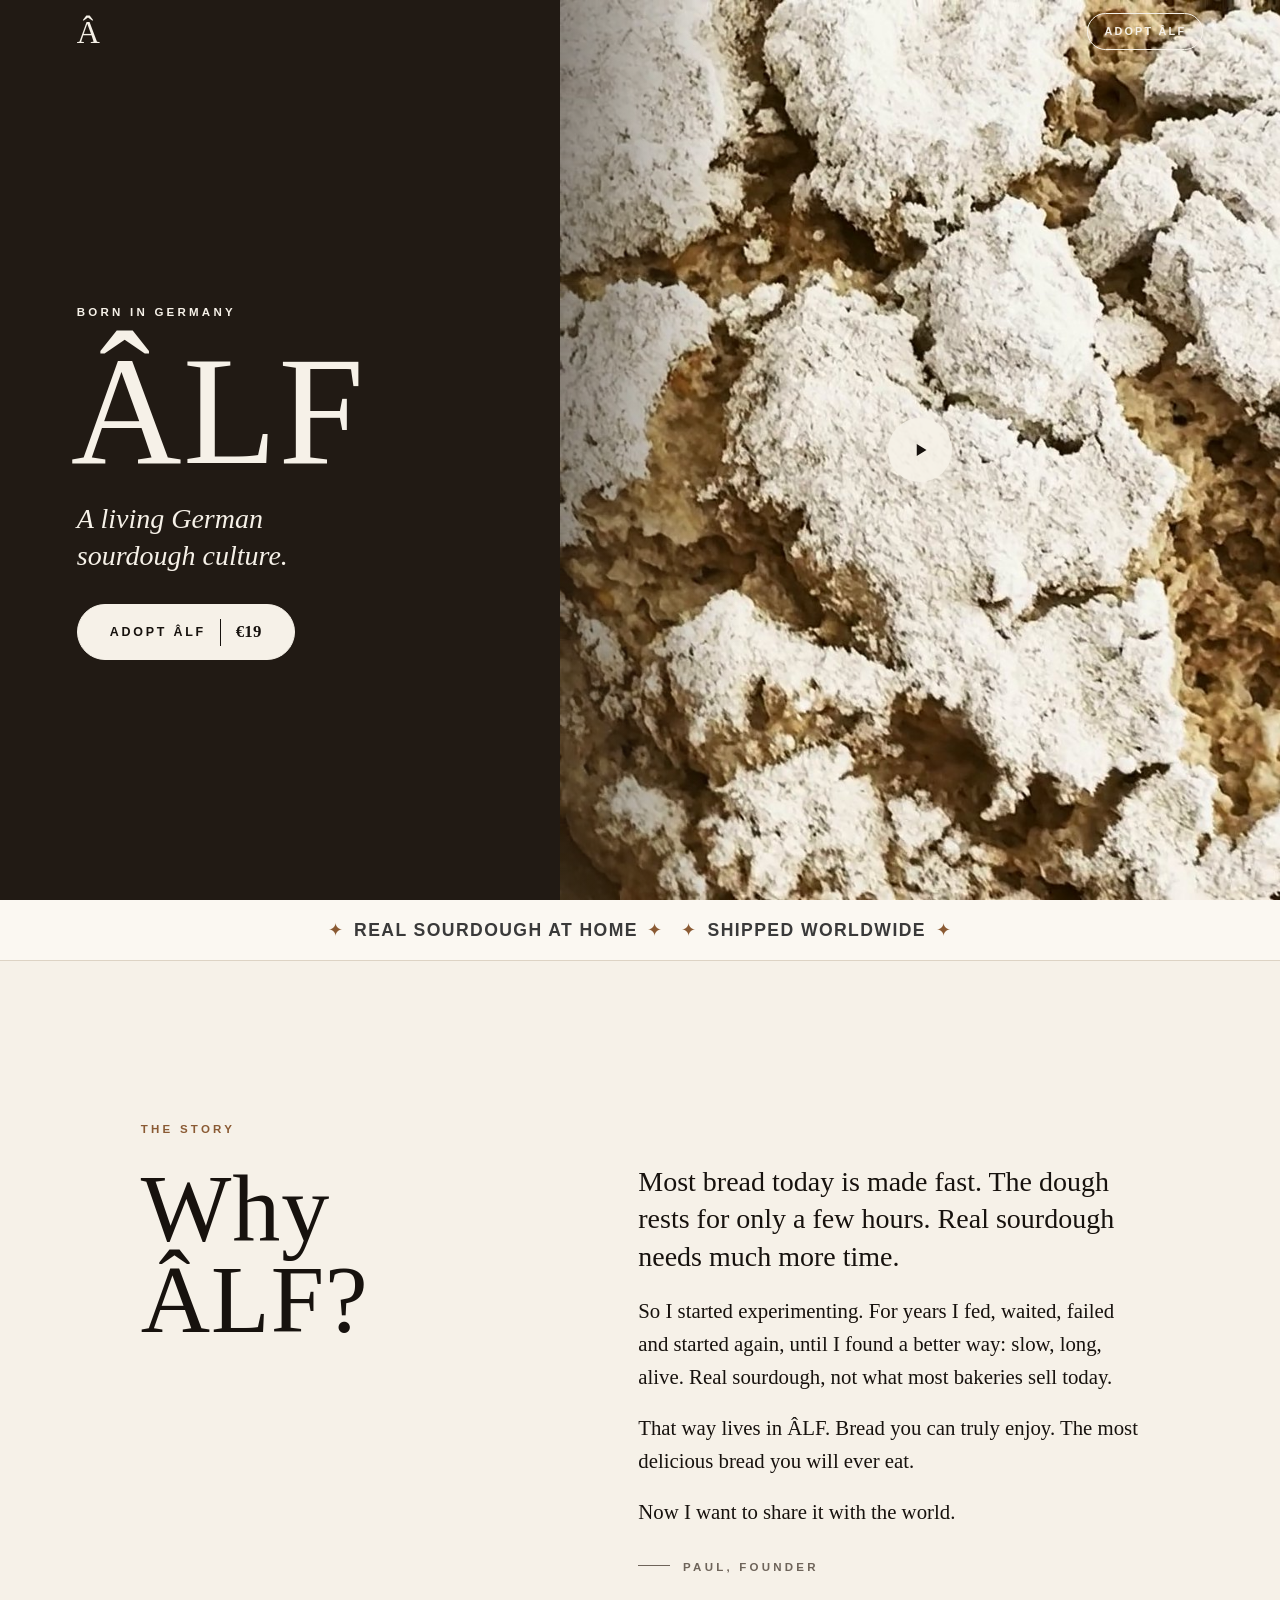
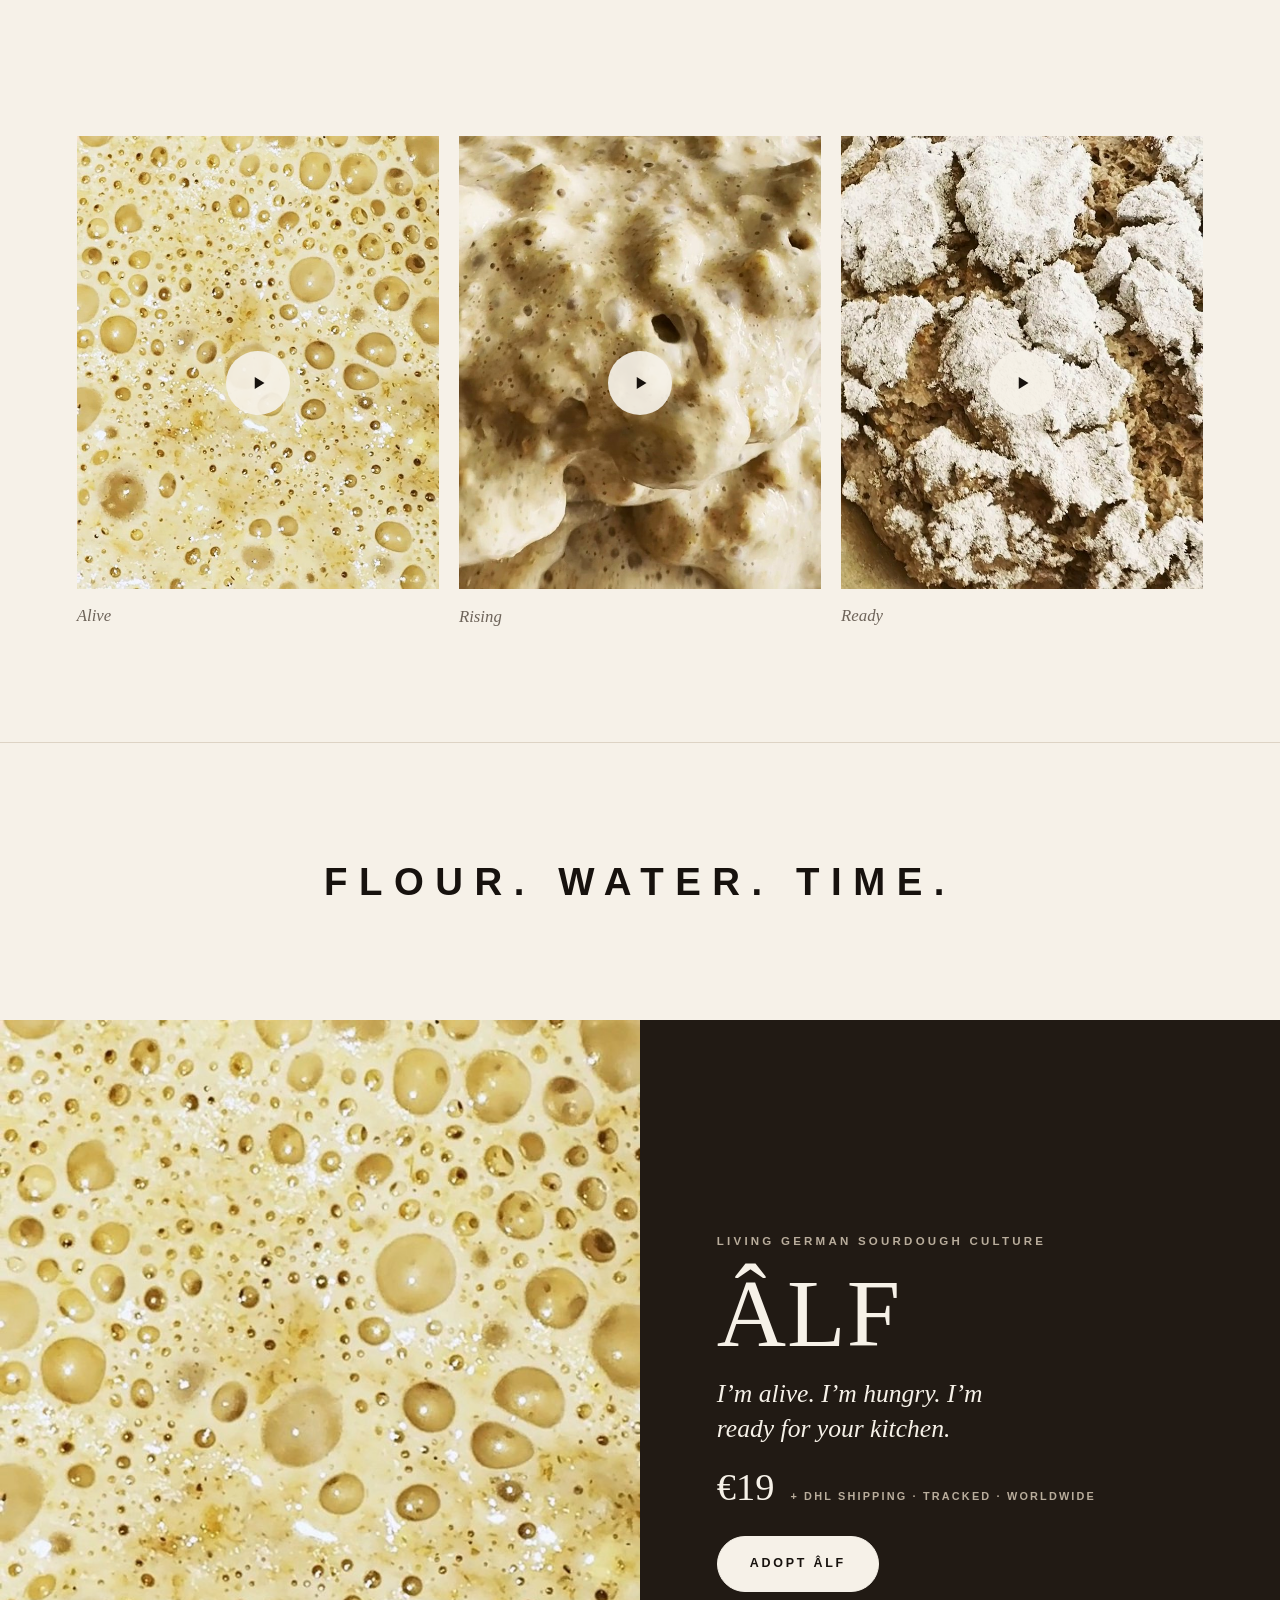
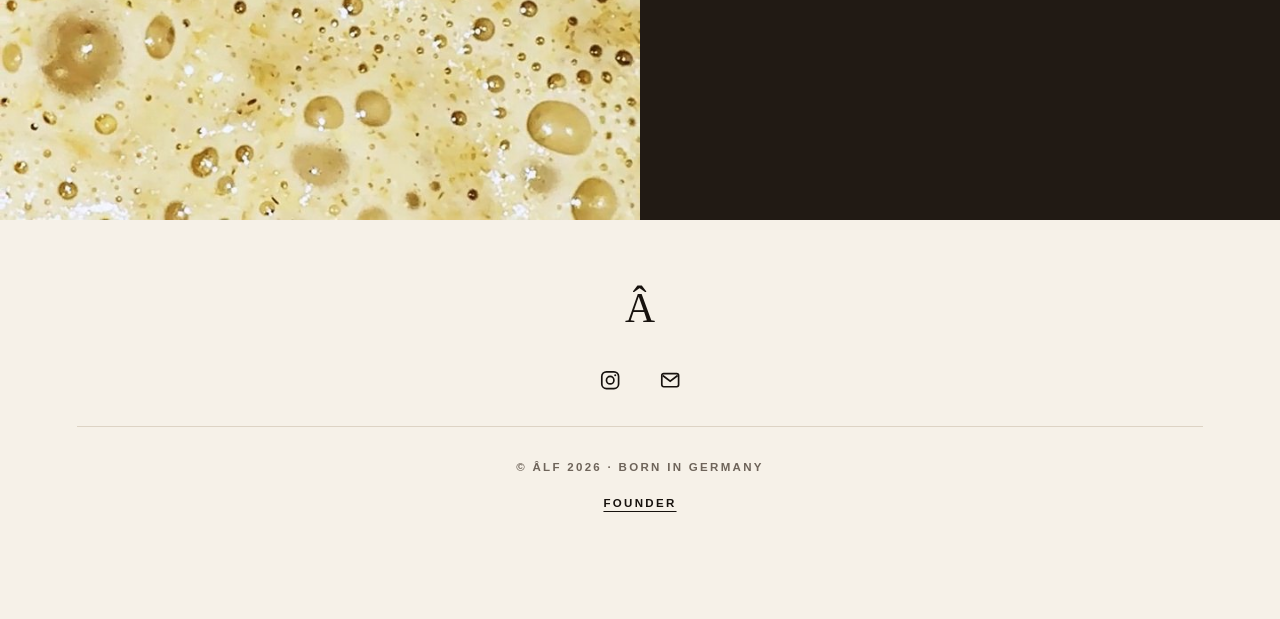
<file: index.html>
<!doctype html>
<html lang="en">
  <head>
    <meta charset="utf-8" />
    <meta name="viewport" content="width=device-width, initial-scale=1, viewport-fit=cover" />
    <meta name="theme-color" content="#17120e" />
    <title>ÂLF — A living German sourdough culture</title>
    <meta name="description" content="ÂLF, a living German sourdough culture. The most delicious bread you will ever bake. €19, shipped worldwide by DHL." />
    <link rel="canonical" href="https://souralf.com/" />
    <meta property="og:type" content="website" />
    <meta property="og:site_name" content="ÂLF" />
    <meta property="og:title" content="ÂLF" />
    <meta property="og:description" content="A living German sourdough culture." />
    <meta property="og:url" content="https://souralf.com/" />
    <meta property="og:image" content="https://souralf.com/assets/og.jpg" />
    <meta property="og:image:width" content="1200" />
    <meta property="og:image:height" content="630" />
    <meta name="twitter:card" content="summary_large_image" />
    <meta name="twitter:title" content="ÂLF" />
    <meta name="twitter:description" content="A living German sourdough culture." />
    <meta name="twitter:image" content="https://souralf.com/assets/og.jpg" />
    <script type="application/ld+json">
      {
        "@context": "https://schema.org",
        "@type": "Product",
        "name": "ÂLF",
        "description": "ÂLF, a living German sourdough culture. Shipped by DHL with tracking.",
        "brand": { "@type": "Brand", "name": "ÂLF" },
        "image": "https://souralf.com/assets/video/bubbles-poster.jpg?v=5",
        "url": "https://souralf.com/adopt",
        "offers": { "@type": "Offer", "price": "19.00", "priceCurrency": "EUR", "availability": "https://schema.org/InStock", "url": "https://souralf.com/adopt" }
      }
    </script>
    <script>document.documentElement.classList.add("js");</script>
    <link rel="icon" href="assets/icon.svg" type="image/svg+xml" />
    <link rel="preload" as="image" href="assets/video/hero-poster.jpg?v=5" />
    <link rel="stylesheet" href="styles.css?v=22" />
    <style>
      .band-message {
        padding: 0 1rem;
        color: #3a3a3a;
        font-family: var(--sans);
        font-size: clamp(0.8rem, 3vw, 1.1rem);
        font-weight: 700;
        letter-spacing: 0.08em;
        line-height: 1.4;
        text-align: center;
      }
      .band-item { display: inline-flex; align-items: center; gap: 0.6rem; }
      .band-item span[aria-hidden] { color: var(--crust); }
      .hero-copy {
        container-type: inline-size;
        min-width: 0;
      }
      .hero-line.label {
        font-size: min(0.8rem, 2.35cqw);
        white-space: nowrap;
      }
    </style>
    <script src="app.js?v=21" defer></script>
  </head>
  <body class="home">
    <a class="skip-link" href="#main">Skip to content</a>

    <header class="bar">
      <a class="monogram" href="/" aria-label="ÂLF home">Â</a>
      <a class="bar-cta" href="/adopt">Adopt ÂLF</a>
    </header>

    <main id="main">
      <!-- HERO: full-screen living loaf -->
      <section class="hero" id="top" aria-labelledby="hero-title">
        <figure class="hero-photo">
          <video class="loop" poster="assets/video/hero-poster.jpg?v=5" width="720" height="900" autoplay muted loop playsinline webkit-playsinline preload="auto" disableremoteplayback aria-label="ÂLF dough, risen: the flour crust cracked open on its own">
            <source src="assets/video/hero.mp4?v=5" type="video/mp4" />
          </video>
        </figure>
        <div class="hero-copy">
          <p class="label">Born in Germany</p>
          <h1 id="hero-title" class="display">ÂLF</h1>
          <p class="hero-line">A living German sourdough culture.</p>
          <a class="button button-light" href="/adopt">Adopt ÂLF <span class="button-price">€19</span></a>
        </div>
      </section>

      <div class="band">
        <p class="band-message"><span class="band-item"><span aria-hidden="true">✦</span><span>Real sourdough at home</span><span aria-hidden="true">✦</span></span><span class="band-item"><span aria-hidden="true">✦</span><span>Shipped worldwide</span><span aria-hidden="true">✦</span></span></p>
      </div>

      <!-- WHY ÂLF -->
      <section class="story" aria-labelledby="why-title">
        <p class="label">The story</p>
        <h2 id="why-title" class="display display-md">Why ÂLF?</h2>
        <div class="story-text">
          <p class="story-lead">Most bread today is made fast. The dough rests for only a few hours. Real sourdough needs much more time.</p>
          <p>So I started experimenting. For years I fed, waited, failed and started again, until I found a better way: slow, long, alive. Real sourdough, not what most bakeries sell today.</p>
          <p>That way lives in ÂLF. Bread you can truly enjoy. The most delicious bread you will ever eat.</p>
          <p>Now I want to share it with the world.</p>
          <p class="signature">Paul, founder</p>
        </div>
      </section>

      <!-- ALIVE: Paul's real videos -->
      <section class="proof" id="bread" aria-label="ÂLF alive">
        <div class="series">
          <figure class="shot">
            <video class="loop" poster="assets/video/bubbles-poster.jpg?v=5" width="720" height="900" autoplay muted loop playsinline webkit-playsinline preload="metadata" disableremoteplayback aria-label="ÂLF up close: the living culture full of bubbles">
              <source src="assets/video/bubbles.mp4?v=5" type="video/mp4" />
            </video>
            <figcaption>Alive</figcaption>
          </figure>
          <figure class="shot">
            <video class="loop" poster="assets/video/rise-poster.jpg?v=5" width="720" height="900" autoplay muted loop playsinline webkit-playsinline preload="metadata" disableremoteplayback aria-label="ÂLF rising">
              <source src="assets/video/rise.mp4?v=5" type="video/mp4" />
            </video>
            <figcaption>Rising</figcaption>
          </figure>
          <figure class="shot">
            <video class="loop" poster="assets/video/risen-poster.jpg?v=5" width="720" height="900" autoplay muted loop playsinline webkit-playsinline preload="metadata" disableremoteplayback aria-label="The risen dough: the flour layer has cracked open on its own">
              <source src="assets/video/risen.mp4?v=5" type="video/mp4" />
            </video>
            <figcaption>Ready</figcaption>
          </figure>
        </div>
      </section>

      <!-- statement -->
      <section class="statement" aria-label="Flour. Water. Time.">
        <p class="statement-line">Flour. Water. Time.</p>
      </section>

      <!-- ÂLF: the one product -->
      <section class="box" id="adopt" aria-labelledby="box-title">
        <figure class="box-media">
          <img src="assets/video/bubbles-poster.jpg?v=5" width="720" height="900" alt="ÂLF up close: the living culture full of bubbles" loading="lazy" decoding="async" />
        </figure>
        <div class="box-block">
          <p class="label">Living German sourdough culture</p>
          <h2 id="box-title" class="display display-md">ÂLF</h2>
          <p class="box-voice">I’m alive. I’m hungry. I’m ready for your kitchen.</p>
          <p class="price">€19 <span class="price-note">+ DHL shipping · tracked · worldwide</span></p>
          <a class="button button-light" href="/adopt">Adopt ÂLF</a>
        </div>
      </section>
    </main>

    <footer class="foot">
      <a class="monogram foot-mark" href="/" aria-label="ÂLF home">Â</a>
      <nav class="foot-icons" aria-label="Social">
        <a href="https://www.instagram.com/sour.alf/" target="_blank" rel="noreferrer" aria-label="ÂLF on Instagram">
          <svg viewBox="0 0 24 24" aria-hidden="true"><rect x="3" y="3" width="18" height="18" rx="5" fill="none" stroke="currentColor" stroke-width="1.8"/><circle cx="12" cy="12" r="4" fill="none" stroke="currentColor" stroke-width="1.8"/><circle cx="17.4" cy="6.7" r="1.1" fill="currentColor"/></svg>
        </a>
        <a href="mailto:brinkmannbuild@gmail.com" aria-label="Email ÂLF">
          <svg viewBox="0 0 24 24" aria-hidden="true"><rect x="3" y="5" width="18" height="14" rx="2" fill="none" stroke="currentColor" stroke-width="1.8"/><path d="M4 7l8 6 8-6" fill="none" stroke="currentColor" stroke-width="1.8"/></svg>
        </a>
      </nav>
      <p class="copy">© ÂLF 2026 · Born in Germany</p>
      <p class="copy-founder"><a href="https://brinkmannpaul.com/" target="_blank" rel="noreferrer">Founder</a></p>
    </footer>

    <a class="dock" href="/adopt" tabindex="-1" aria-hidden="true">Adopt ÂLF · €19</a>
  </body>
</html>
</file>
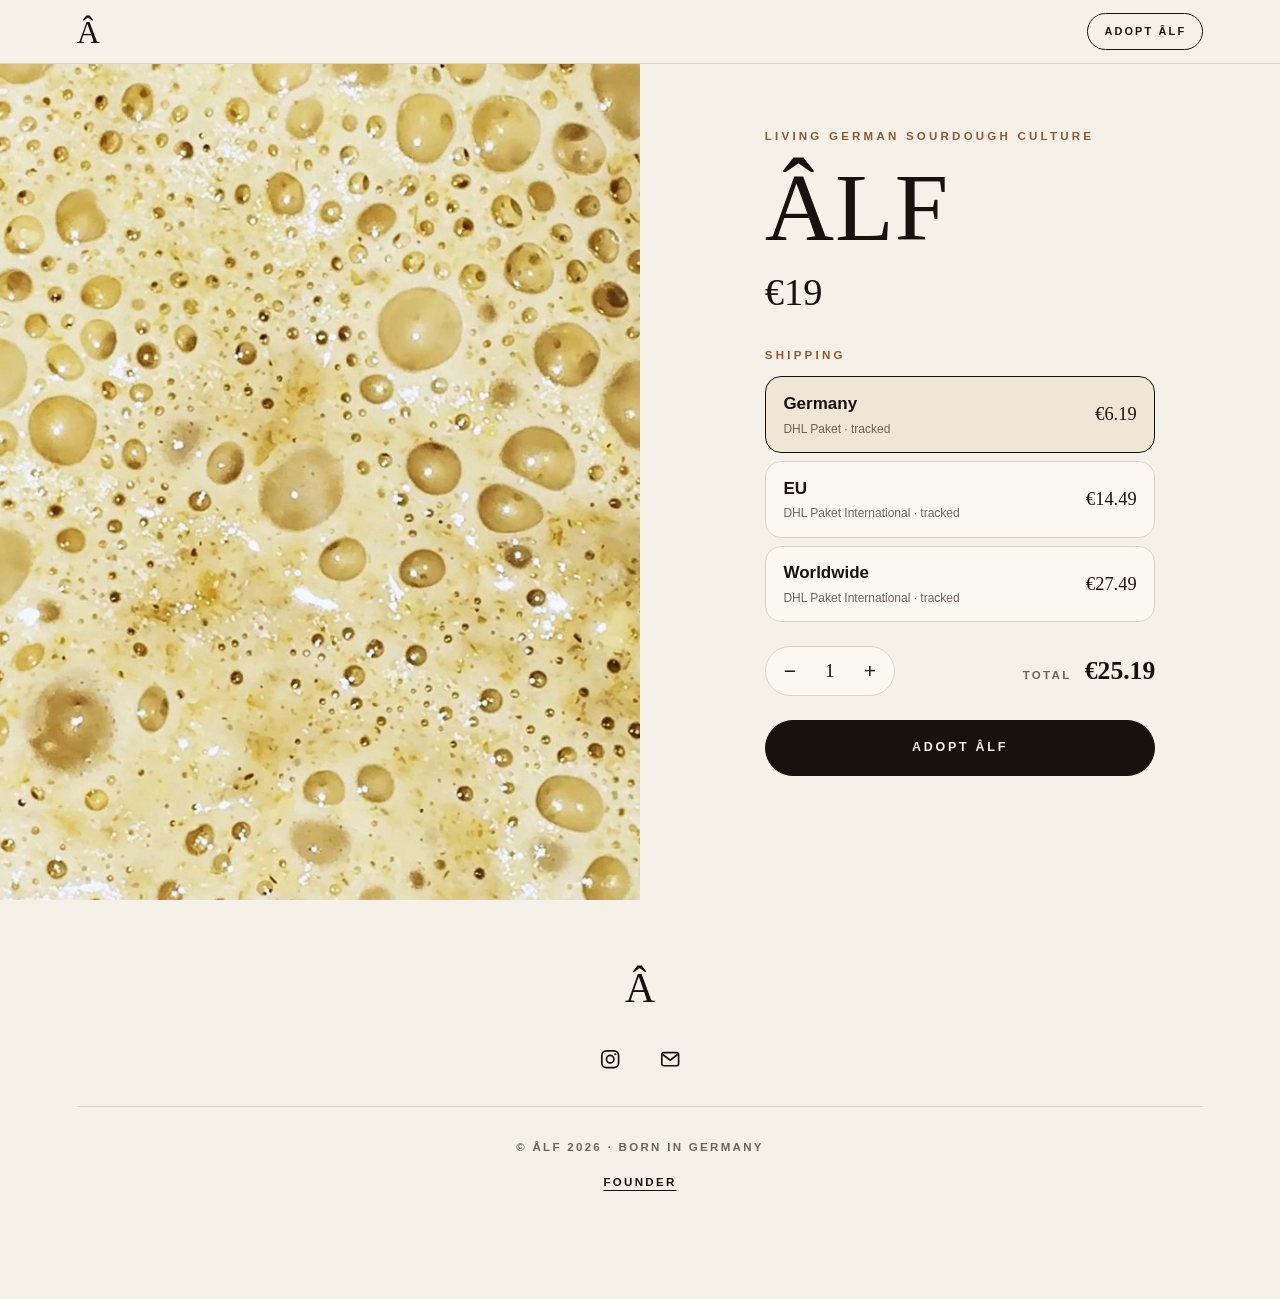
<file: adopt.html>
<!doctype html>
<html lang="en">
  <head>
    <meta charset="utf-8" />
    <meta name="viewport" content="width=device-width, initial-scale=1, viewport-fit=cover" />
    <meta name="theme-color" content="#f6f1e8" />
    <title>Adopt ÂLF — living German sourdough culture</title>
    <meta name="description" content="ÂLF, a living German sourdough culture. €19. Shipped by DHL with tracking, in Germany and worldwide." />
    <link rel="canonical" href="https://souralf.com/adopt" />
    <meta property="og:type" content="website" />
    <meta property="og:site_name" content="ÂLF" />
    <meta property="og:title" content="Adopt ÂLF" />
    <meta property="og:description" content="A living German sourdough culture." />
    <meta property="og:url" content="https://souralf.com/adopt" />
    <meta property="og:image" content="https://souralf.com/assets/video/bubbles-poster.jpg?v=5" />
    <meta property="og:image:width" content="720" />
    <meta property="og:image:height" content="900" />
    <meta name="twitter:card" content="summary_large_image" />
    <meta name="twitter:title" content="Adopt ÂLF" />
    <meta name="twitter:description" content="A living German sourdough culture." />
    <meta name="twitter:image" content="https://souralf.com/assets/video/bubbles-poster.jpg?v=5" />
    <script type="application/ld+json">
      {
        "@context": "https://schema.org",
        "@type": "Product",
        "name": "ÂLF",
        "description": "ÂLF, a living German sourdough culture. Shipped by DHL with tracking.",
        "brand": { "@type": "Brand", "name": "ÂLF" },
        "image": "https://souralf.com/assets/video/bubbles-poster.jpg?v=5",
        "url": "https://souralf.com/adopt",
        "offers": { "@type": "Offer", "price": "19.00", "priceCurrency": "EUR", "availability": "https://schema.org/InStock", "url": "https://souralf.com/adopt" }
      }
    </script>
    <script>document.documentElement.classList.add("js");</script>
    <link rel="icon" href="assets/icon.svg" type="image/svg+xml" />
    <link rel="preload" as="image" href="assets/video/bubbles-poster.jpg?v=5" />
    <link rel="preconnect" href="https://js.stripe.com" />
    <link rel="stylesheet" href="styles.css?v=22" />
    <script src="app.js?v=21" defer></script>
  </head>
  <body>
    <a class="skip-link" href="#main">Skip to content</a>

    <header class="bar">
      <a class="monogram" href="/" aria-label="ÂLF home">Â</a>
      <a class="bar-cta" href="/adopt">Adopt ÂLF</a>
    </header>

    <main id="main">
      <section class="product" aria-labelledby="product-title">
        <figure class="product-photo">
          <video class="loop" poster="assets/video/bubbles-poster.jpg?v=5" width="720" height="900" autoplay muted loop playsinline webkit-playsinline preload="auto" disableremoteplayback aria-label="ÂLF up close: the living culture full of bubbles">
            <source src="assets/video/bubbles.mp4?v=5" type="video/mp4" />
          </video>
        </figure>
        <div class="product-info">
          <p class="box-kicker">Living German sourdough culture</p>
          <h1 id="product-title" class="box-title">ÂLF</h1>
          <p class="price" data-unit="1900">€19</p>

          <fieldset class="ship">
            <legend class="box-kicker">Shipping</legend>
              <label class="ship-opt">
                <input type="radio" name="shipping" value="de" data-amount="619" data-label="Germany" checked />
                <span class="ship-where">Germany</span>
                <span class="ship-how">DHL Paket · tracked</span>
                <span class="ship-price">€6.19</span>
              </label>
              <label class="ship-opt">
                <input type="radio" name="shipping" value="eu" data-amount="1449" data-label="EU" />
                <span class="ship-where">EU</span>
                <span class="ship-how">DHL Paket International · tracked</span>
                <span class="ship-price">€14.49</span>
              </label>
              <label class="ship-opt">
                <input type="radio" name="shipping" value="world" data-amount="2749" data-label="Worldwide" />
                <span class="ship-where">Worldwide</span>
                <span class="ship-how">DHL Paket International · tracked</span>
                <span class="ship-price">€27.49</span>
              </label>
          </fieldset>

          <div class="buy-row">
            <div class="qty" role="group" aria-label="Quantity">
              <button type="button" class="qty-btn" data-step="-1" aria-label="One less">−</button>
              <output class="qty-value" aria-live="polite">1</output>
              <button type="button" class="qty-btn" data-step="1" aria-label="One more">+</button>
            </div>
            <p class="total" aria-live="polite">Total <span class="total-value">€25.19</span></p>
          </div>

          <a class="button adopt-link" data-stripe-key="pk_live_51UJWsTC8fTaq0EZMhykhQH1BLysHNIzNWPPSUk5UiTwT14y9mzQqRCkjf2bu6uuWpT3FSSnIUcJ8ROXtAvjudzdB00D8OVtfX2" href="mailto:brinkmannbuild@gmail.com?subject=ADOPT%20%C3%82LF&amp;body=I%20would%20like%20to%20adopt%20%C3%82LF.%0A%0AQuantity%3A%201%0AShipping%3A%20Germany%0AName%3A%0AShipping%20address%3A%0A">Adopt ÂLF</a>
          <p class="checkout-note" id="checkout-note" role="alert" hidden></p>
          <button type="button" class="text-link checkout-back" id="checkout-back" hidden>← Change shipping or quantity</button>
          <div class="checkout" id="checkout" hidden></div>
        </div>
      </section>
    </main>

    <footer class="foot">
      <a class="monogram foot-mark" href="/" aria-label="ÂLF home">Â</a>
      <nav class="foot-icons" aria-label="Social">
        <a href="https://www.instagram.com/sour.alf/" target="_blank" rel="noreferrer" aria-label="ÂLF on Instagram">
          <svg viewBox="0 0 24 24" aria-hidden="true"><rect x="3" y="3" width="18" height="18" rx="5" fill="none" stroke="currentColor" stroke-width="1.8"/><circle cx="12" cy="12" r="4" fill="none" stroke="currentColor" stroke-width="1.8"/><circle cx="17.4" cy="6.7" r="1.1" fill="currentColor"/></svg>
        </a>
        <a href="mailto:brinkmannbuild@gmail.com" aria-label="Email ÂLF">
          <svg viewBox="0 0 24 24" aria-hidden="true"><rect x="3" y="5" width="18" height="14" rx="2" fill="none" stroke="currentColor" stroke-width="1.8"/><path d="M4 7l8 6 8-6" fill="none" stroke="currentColor" stroke-width="1.8"/></svg>
        </a>
      </nav>
      <p class="copy">© ÂLF 2026 · Born in Germany</p>
      <p class="copy-founder"><a href="https://brinkmannpaul.com/" target="_blank" rel="noreferrer">Founder</a></p>
    </footer>

  </body>
</html>
</file>
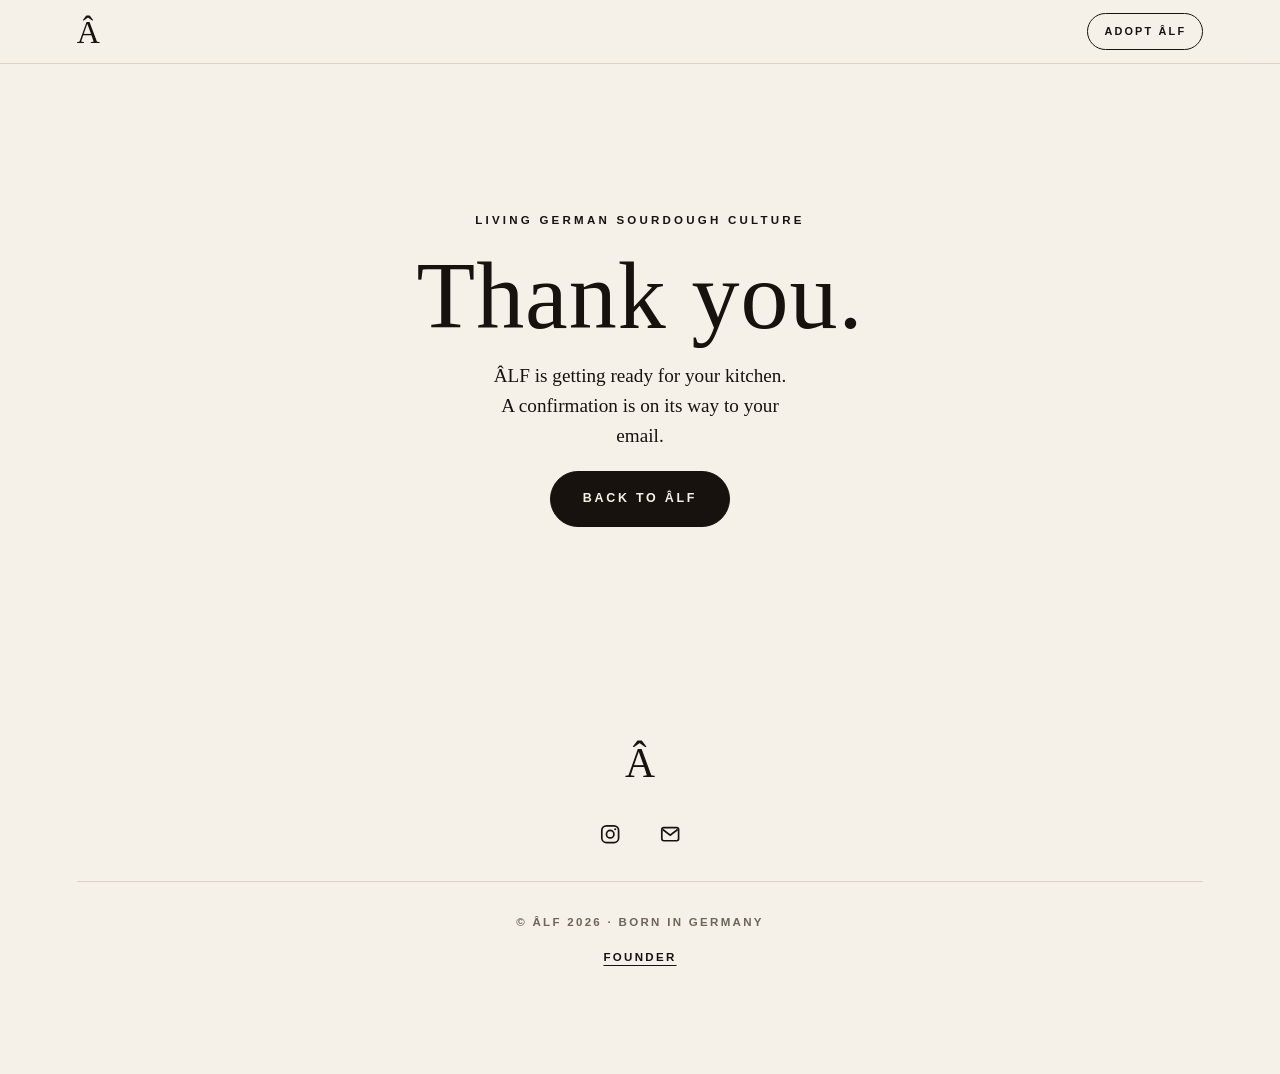
<file: thanks.html>
<!doctype html>
<html lang="en">
  <head>
    <meta charset="utf-8" />
    <meta name="viewport" content="width=device-width, initial-scale=1, viewport-fit=cover" />
    <meta name="theme-color" content="#f6f1e8" />
    <title>Thank you — ÂLF</title>
    <meta name="robots" content="noindex" />
    <script>document.documentElement.classList.add("js");</script>
    <link rel="icon" href="assets/icon.svg" type="image/svg+xml" />
    <link rel="stylesheet" href="styles.css?v=22" />
    <script src="app.js?v=21" defer></script>
  </head>
  <body>
    <a class="skip-link" href="#main">Skip to content</a>

    <header class="bar">
      <a class="monogram" href="/" aria-label="ÂLF home">Â</a>
      <a class="bar-cta" href="/adopt">Adopt ÂLF</a>
    </header>

    <main id="main">
      <section class="thanks" aria-live="polite">
        <p class="box-kicker" id="thanks-kicker">Living German sourdough culture</p>
        <h1 class="box-title" id="thanks-title">Thank you.</h1>
        <p id="thanks-line">ÂLF is getting ready for your kitchen. A confirmation is on its way to your email.</p>
        <a class="button" href="/">Back to ÂLF</a>
      </section>
    </main>

    <script>
      (function () {
        var id = new URLSearchParams(location.search).get("session_id");
        if (!id || !window.fetch) return;
        fetch("/api/session-status?session_id=" + encodeURIComponent(id))
          .then(function (r) { return r.json(); })
          .then(function (d) {
            if (d.status === "open") location.replace("/adopt");
          })
          .catch(function () {});
      })();
    </script>
    <footer class="foot">
      <a class="monogram foot-mark" href="/" aria-label="ÂLF home">Â</a>
      <nav class="foot-icons" aria-label="Social">
        <a href="https://www.instagram.com/sour.alf/" target="_blank" rel="noreferrer" aria-label="ÂLF on Instagram">
          <svg viewBox="0 0 24 24" aria-hidden="true"><rect x="3" y="3" width="18" height="18" rx="5" fill="none" stroke="currentColor" stroke-width="1.8"/><circle cx="12" cy="12" r="4" fill="none" stroke="currentColor" stroke-width="1.8"/><circle cx="17.4" cy="6.7" r="1.1" fill="currentColor"/></svg>
        </a>
        <a href="mailto:brinkmannbuild@gmail.com" aria-label="Email ÂLF">
          <svg viewBox="0 0 24 24" aria-hidden="true"><rect x="3" y="5" width="18" height="14" rx="2" fill="none" stroke="currentColor" stroke-width="1.8"/><path d="M4 7l8 6 8-6" fill="none" stroke="currentColor" stroke-width="1.8"/></svg>
        </a>
      </nav>
      <p class="copy">© ÂLF 2026 · Born in Germany</p>
      <p class="copy-founder"><a href="https://brinkmannpaul.com/" target="_blank" rel="noreferrer">Founder</a></p>
    </footer>

  </body>
</html>
</file>
<file: styles.css>
/* ÂLF — design system. Ivory, espresso, crust. Serif for presence, sans for clarity. No webfonts. */

:root {
  --ivory: #f6f1e8;
  --paper: #fbf8f2;
  --ink: #17120e;
  --espresso: #211a14;
  --crust: #8a5a33;
  --muted: #6e645a;
  --line: #ddd3c4;
  --cream: #efe6d6;
  --on-dark: #f6f1e8;
  --on-dark-muted: #b9ad9c;
  --serif: Didot, "Bodoni 72", "Bodoni MT", "Iowan Old Style", "Palatino Linotype", Palatino, Georgia, serif;
  --text-serif: "Iowan Old Style", "Palatino Linotype", Palatino, Georgia, serif;
  --sans: -apple-system, BlinkMacSystemFont, "Helvetica Neue", Helvetica, Arial, sans-serif;
  --mono: ui-monospace, "SF Mono", Menlo, Consolas, monospace;
  --edge: clamp(1.25rem, 6vw, 5rem);
  --bar: 4rem;
  --ease: cubic-bezier(0.22, 1, 0.36, 1);
  color-scheme: light;
}

*,
*::before,
*::after {
  box-sizing: border-box;
}

html {
  background: var(--ivory);
  -webkit-text-size-adjust: 100%;
  text-size-adjust: 100%;
  scroll-padding-top: var(--bar);
}

body {
  margin: 0;
  min-width: 320px;
  color: var(--ink);
  background: var(--ivory);
  font-family: var(--sans);
  font-size: 1.0625rem;
  line-height: 1.55;
  font-synthesis: none;
  -webkit-font-smoothing: antialiased;
  text-rendering: optimizeLegibility;
}

h1, h2, h3, p, ol, ul, dl, dd, figure, fieldset {
  margin: 0;
  padding: 0;
}

ol, ul {
  list-style: none;
}

img, video, canvas, svg {
  display: block;
  max-width: 100%;
}

a {
  color: inherit;
}

:focus-visible {
  outline: 2px solid currentColor;
  outline-offset: 3px;
}

[hidden] {
  display: none !important;
}

.skip-link {
  position: fixed;
  top: 0.75rem;
  left: 0.75rem;
  z-index: 60;
  padding: 0.75rem 1rem;
  color: var(--ivory);
  background: var(--ink);
  font-weight: 600;
  text-decoration: none;
  transform: translateY(-300%);
}

.skip-link:focus {
  transform: none;
}

/* ---------- type ---------- */

.display,
.mono-xl,
.mono-lg,
.box-title {
  font-family: var(--serif);
  font-weight: 400;
  letter-spacing: 0.01em;
  line-height: 0.95;
}

.display,
.mono-xl {
  font-size: clamp(4.5rem, 24vw, 13rem);
}

.display-md,
.mono-lg,
.box-title {
  font-size: clamp(2.8rem, 12vw, 6rem);
}

.label,
.box-kicker {
  font-family: var(--sans);
  font-size: 0.72rem;
  font-weight: 600;
  letter-spacing: 0.28em;
  text-transform: uppercase;
}

/* ---------- buttons ---------- */

.button {
  display: inline-flex;
  align-items: center;
  justify-content: center;
  gap: 0.9rem;
  min-height: 3.5rem;
  padding: 0 2rem;
  border: 1px solid var(--ink);
  border-radius: 999px;
  color: var(--ivory);
  background: var(--ink);
  font-size: 0.78rem;
  font-weight: 600;
  letter-spacing: 0.22em;
  text-decoration: none;
  text-transform: uppercase;
  transition: background 240ms var(--ease), color 240ms var(--ease), transform 240ms var(--ease);
}

.button:hover {
  color: var(--ink);
  background: transparent;
}

.button:active {
  transform: scale(0.98);
}

.button-light {
  border-color: var(--ivory);
  color: var(--ink);
  background: var(--ivory);
}

.button-light:hover {
  color: var(--ivory);
  background: transparent;
}

.button-price {
  padding-left: 0.9rem;
  border-left: 1px solid currentColor;
  font-family: var(--text-serif);
  font-size: 1.05rem;
  letter-spacing: 0.02em;
  text-transform: none;
}

.text-link {
  font-weight: 600;
  text-underline-offset: 0.3em;
}

/* ---------- header: white over the hero video, ivory everywhere else ---------- */

.bar {
  position: fixed;
  inset: 0 0 auto;
  z-index: 40;
  display: flex;
  align-items: center;
  justify-content: space-between;
  height: calc(var(--bar) + env(safe-area-inset-top));
  padding: env(safe-area-inset-top) var(--edge) 0;
  color: var(--ink);
  background: rgba(246, 241, 232, 0.92);
  -webkit-backdrop-filter: blur(12px);
  backdrop-filter: blur(12px);
  border-bottom: 1px solid var(--line);
  transition: background 300ms var(--ease), color 300ms var(--ease), border-color 300ms var(--ease);
}

.bar.on-hero {
  color: var(--ivory);
  background: transparent;
  -webkit-backdrop-filter: none;
  backdrop-filter: none;
  border-color: transparent;
}

.monogram {
  font-family: var(--serif);
  font-size: 2rem;
  line-height: 1;
  text-decoration: none;
}

.bar-cta {
  padding: 0.55rem 1rem;
  border: 1px solid currentColor;
  border-radius: 999px;
  font-size: 0.68rem;
  font-weight: 600;
  letter-spacing: 0.2em;
  text-decoration: none;
  text-transform: uppercase;
}

/* ---------- hero: full-screen video, words on the loaf ---------- */

.hero {
  position: relative;
  display: grid;
  align-items: end;
  min-height: 100vh;
  min-height: 100svh;
  overflow: hidden;
  color: var(--ivory);
  background: var(--espresso);
}

.hero-photo {
  position: absolute;
  inset: 0;
}

.hero-photo video,
.hero-photo img {
  width: 100%;
  height: 100%;
  object-fit: cover;
}

/* soft shade so the words read on flour-white */
.hero-photo::before {
  content: "";
  position: absolute;
  inset: 0;
  z-index: 1;
  background: linear-gradient(180deg, rgba(23, 18, 14, 0.35) 0%, rgba(23, 18, 14, 0) 22%, rgba(23, 18, 14, 0) 45%, rgba(23, 18, 14, 0.72) 100%);
  pointer-events: none;
}

.hero-copy {
  position: relative;
  z-index: 2;
  display: grid;
  justify-items: start;
  gap: 0.9rem;
  padding: 0 var(--edge) calc(2.5rem + env(safe-area-inset-bottom));
}

.hero .display {
  margin: 0.2rem 0 0.1rem -0.04em;
}

.hero-line {
  max-width: 22ch;
  margin-bottom: 1rem;
  font-family: var(--text-serif);
  font-size: clamp(1.25rem, 5vw, 1.75rem);
  font-style: italic;
  line-height: 1.3;
}

/* ---------- band ---------- */

.band {
  padding: 1.1rem var(--edge);
  border-bottom: 1px solid var(--line);
  background: var(--paper);
}

.band-message {
  display: flex;
  flex-wrap: wrap;
  justify-content: center;
  gap: 0.35rem 1.1rem;
  color: var(--muted);
  font-size: 0.68rem;
  font-weight: 600;
  letter-spacing: 0.28em;
  text-align: center;
  text-transform: uppercase;
}

.band-message span[aria-hidden] {
  color: var(--crust);
}

/* ---------- story ---------- */

.story {
  display: grid;
  gap: 1.5rem;
  max-width: 72rem;
  margin: 0 auto;
  padding: clamp(5rem, 16vw, 10rem) var(--edge);
}

.story .label {
  color: var(--crust);
}

.story-text {
  display: grid;
  gap: 1.1rem;
  max-width: 34rem;
  font-family: var(--text-serif);
  font-size: clamp(1.1rem, 4.3vw, 1.3rem);
  line-height: 1.6;
}

.story-lead {
  font-size: clamp(1.35rem, 5.5vw, 1.75rem);
  line-height: 1.35;
}

.signature {
  margin-top: 0.75rem;
  color: var(--muted);
  font-family: var(--sans);
  font-size: 0.72rem;
  font-weight: 600;
  letter-spacing: 0.28em;
  text-transform: uppercase;
}

.signature::before {
  content: "";
  display: inline-block;
  width: 2rem;
  height: 1px;
  margin: 0 0.8rem 0.25rem 0;
  background: currentColor;
  vertical-align: middle;
}

/* ---------- alive: three videos ---------- */

.proof {
  padding: 0 0 clamp(4rem, 12vw, 7rem);
}

.series {
  display: grid;
  grid-auto-flow: column;
  grid-auto-columns: 78%;
  gap: 0.75rem;
  padding: 0 var(--edge);
  overflow-x: auto;
  scroll-snap-type: x mandatory;
  scroll-padding: 0 var(--edge);
  scrollbar-width: none;
  -webkit-overflow-scrolling: touch;
  /* A sideways swipe moves the videos, never the browser's back gesture. */
  overscroll-behavior-x: contain;
}

.series::-webkit-scrollbar {
  display: none;
}

.shot {
  position: relative;
  scroll-snap-align: start;
}

.shot video,
.shot img {
  width: 100%;
  height: auto;
  aspect-ratio: 4 / 5;
  object-fit: cover;
  background: var(--cream);
}

/* On iPhone a video takes the touch for itself, so a swipe that starts on
   it stutters. The touch goes through to the row instead; a tap still
   lands on the figure, which starts a paused video. No long-press menu. */
.shot video {
  pointer-events: none;
  -webkit-touch-callout: none;
}

.shot figcaption {
  padding-top: 0.9rem;
  color: var(--muted);
  font-family: var(--text-serif);
  font-size: 1.05rem;
  font-style: italic;
}

/* play mark: only when the phone blocked autoplay (Low Power Mode) */
.shot.is-paused::after,
.hero-photo.is-paused::after,
.product-photo.is-paused::after {
  content: "";
  position: absolute;
  top: 50%;
  left: 50%;
  z-index: 3;
  width: 4rem;
  height: 4rem;
  border-radius: 50%;
  background: rgba(246, 241, 232, 0.92) url("data:image/svg+xml,%3Csvg xmlns='http://www.w3.org/2000/svg' viewBox='0 0 24 24'%3E%3Cpath d='M9 6.5v11l9-5.5z' fill='%2317120e'/%3E%3C/svg%3E") center / 1.6rem no-repeat;
  transform: translate(-50%, -50%);
  pointer-events: none;
}

.shot:has(video),
.hero-photo,
.product-photo {
  cursor: pointer;
}

/* ---------- statement ---------- */

.statement {
  padding: clamp(4rem, 12vw, 7rem) var(--edge);
  border-top: 1px solid var(--line);
  text-align: center;
}

.statement-line {
  font-family: var(--sans);
  font-size: clamp(1.25rem, 5.6vw, 2.4rem);
  font-weight: 600;
  letter-spacing: 0.3em;
  line-height: 1.4;
  text-transform: uppercase;
}

/* ---------- the product (dark) ---------- */

.box {
  display: grid;
  color: var(--on-dark);
  background: var(--espresso);
}

.box-media img {
  width: 100%;
  height: auto;
  max-height: 70svh;
  aspect-ratio: 4 / 5;
  object-fit: cover;
}

.box-block {
  display: grid;
  justify-items: start;
  gap: 1.1rem;
  padding: clamp(3rem, 10vw, 6rem) var(--edge) clamp(4rem, 12vw, 7rem);
}

.box .label {
  color: var(--on-dark-muted);
}

.box-voice {
  max-width: 24ch;
  font-family: var(--text-serif);
  font-size: clamp(1.2rem, 5vw, 1.6rem);
  font-style: italic;
  line-height: 1.35;
}

.price {
  display: flex;
  flex-wrap: wrap;
  align-items: baseline;
  gap: 0.4rem 1rem;
  margin: 0.25rem 0 0.75rem;
  font-family: var(--text-serif);
  font-size: 2.4rem;
  line-height: 1;
}

.price-note {
  color: var(--muted);
  font-family: var(--sans);
  font-size: 0.68rem;
  font-weight: 600;
  letter-spacing: 0.2em;
  text-transform: uppercase;
}

.box .price-note {
  color: var(--on-dark-muted);
}

/* ---------- footer ---------- */

.foot {
  display: grid;
  justify-items: center;
  gap: 1.5rem;
  padding: 4rem var(--edge) calc(6.5rem + env(safe-area-inset-bottom));
  text-align: center;
}

.foot-mark {
  display: inline-block;
  padding: 0.25rem 0.75rem;
  font-size: 2.6rem;
}

.foot-icons {
  display: flex;
  gap: 1rem;
}

.foot-icons a {
  display: grid;
  place-items: center;
  width: 2.75rem;
  height: 2.75rem;
}

.foot-icons svg {
  width: 1.4rem;
  height: 1.4rem;
}

.copy {
  width: 100%;
  padding-top: 2rem;
  border-top: 1px solid var(--line);
  color: var(--muted);
  font-size: 0.72rem;
  font-weight: 600;
  letter-spacing: 0.2em;
  text-transform: uppercase;
}

.copy-founder {
  margin-top: -0.75rem;
}

.copy-founder a {
  font-size: 0.72rem;
  font-weight: 600;
  letter-spacing: 0.2em;
  text-transform: uppercase;
  text-underline-offset: 0.35em;
}

/* ---------- floating adopt pill (phones) ---------- */

.dock {
  position: fixed;
  right: 1rem;
  bottom: calc(1rem + env(safe-area-inset-bottom));
  left: 1rem;
  z-index: 30;
  display: flex;
  align-items: center;
  justify-content: center;
  min-height: 3.5rem;
  border-radius: 999px;
  color: var(--ivory);
  background: var(--ink);
  box-shadow: 0 10px 30px rgba(23, 18, 14, 0.25);
  font-size: 0.75rem;
  font-weight: 600;
  letter-spacing: 0.22em;
  text-decoration: none;
  text-transform: uppercase;
  opacity: 0;
  pointer-events: none;
  transform: translateY(1rem);
  transition: opacity 300ms var(--ease), transform 400ms var(--ease);
}

.dock.is-visible {
  opacity: 1;
  pointer-events: auto;
  transform: none;
}

/* ---------- reveal (only with scripting) ---------- */

.js .reveal {
  opacity: 0;
  transform: translateY(1.25rem);
  transition: opacity 1s var(--ease), transform 1s var(--ease);
}

.js .reveal.is-in {
  opacity: 1;
  transform: none;
}

/* ---------- product page ---------- */

.product {
  padding-top: calc(var(--bar) + env(safe-area-inset-top));
}

.product-photo {
  position: relative;
  overflow: hidden;
  background: var(--cream);
}

.product-photo video,
.product-photo img {
  width: 100%;
  height: auto;
  max-height: 58svh;
  aspect-ratio: 4 / 5;
  object-fit: cover;
}

.product-info {
  display: grid;
  justify-items: start;
  gap: 1rem;
  width: 100%;
  max-width: 34rem;
  margin: 0 auto;
  padding: 2.5rem var(--edge) 4rem;
}

.product-info .box-kicker {
  color: var(--crust);
}

.product-info .price {
  color: var(--ink);
}

.ship {
  display: grid;
  gap: 0.5rem;
  justify-self: stretch;
  margin-top: 0.5rem;
  border: 0;
}

.ship legend {
  margin-bottom: 0.7rem;
  padding: 0;
  color: var(--muted);
}

.ship-opt {
  position: relative;
  display: grid;
  grid-template-columns: 1fr auto;
  gap: 0.15rem 1rem;
  align-items: baseline;
  min-height: 3.6rem;
  padding: 0.85rem 1.1rem;
  border: 1px solid var(--line);
  border-radius: 1rem;
  background: var(--paper);
  cursor: pointer;
  transition: border-color 160ms var(--ease), background 160ms var(--ease);
}

.ship-opt input {
  position: absolute;
  opacity: 0;
  pointer-events: none;
}

.ship-opt:has(input:checked) {
  border-color: var(--ink);
  background: var(--cream);
}

.ship-opt:has(input:focus-visible) {
  outline: 2px solid var(--ink);
  outline-offset: 2px;
}

.ship-where {
  font-weight: 600;
}

.ship-how {
  grid-column: 1;
  color: var(--muted);
  font-size: 0.75rem;
}

.ship-price {
  grid-column: 2;
  grid-row: 1 / span 2;
  align-self: center;
  font-family: var(--text-serif);
  font-size: 1.15rem;
}

.buy-row {
  display: flex;
  align-items: center;
  justify-content: space-between;
  gap: 1rem;
  justify-self: stretch;
  margin-top: 0.5rem;
}

.qty {
  display: inline-flex;
  align-items: center;
  border: 1px solid var(--line);
  border-radius: 999px;
  background: var(--paper);
}

.qty-btn {
  width: 3rem;
  height: 3rem;
  border: 0;
  border-radius: 999px;
  color: var(--ink);
  background: transparent;
  font: inherit;
  font-size: 1.3rem;
  cursor: pointer;
}

.qty-value {
  min-width: 2rem;
  font-family: var(--text-serif);
  font-size: 1.2rem;
  text-align: center;
}

.total {
  color: var(--muted);
  font-size: 0.72rem;
  font-weight: 600;
  letter-spacing: 0.2em;
  text-transform: uppercase;
}

.total-value {
  margin-left: 0.5rem;
  color: var(--ink);
  font-family: var(--text-serif);
  font-size: 1.6rem;
  letter-spacing: 0;
}

.product-info .adopt-link {
  justify-self: stretch;
  margin-top: 0.5rem;
}

.checkout {
  justify-self: stretch;
  width: 100%;
  min-height: 20rem;
  margin-top: 0.5rem;
  scroll-margin-top: calc(var(--bar) + 1rem);
}

.checkout-note {
  justify-self: stretch;
  padding: 0.9rem 1rem;
  border-radius: 0.75rem;
  color: #7a1f12;
  background: #fbeae6;
  font-size: 0.85rem;
}

.checkout-back {
  justify-self: start;
  padding: 0.75rem 0;
  border: 0;
  color: var(--ink);
  background: none;
  font: inherit;
  font-size: 0.75rem;
  font-weight: 600;
  letter-spacing: 0.15em;
  text-decoration: underline;
  text-transform: uppercase;
  text-underline-offset: 0.35em;
  cursor: pointer;
}

/* ---------- thank-you + 404 ---------- */

.thanks,
.adopt {
  display: grid;
  justify-items: center;
  align-content: center;
  gap: 1.25rem;
  min-height: 75vh;
  min-height: 75svh;
  padding: calc(var(--bar) + 3rem) var(--edge) 3rem;
  text-align: center;
}

.thanks p:not(.box-kicker) {
  max-width: 32ch;
  font-family: var(--text-serif);
  font-size: 1.2rem;
}

/* ---------- tablet + desktop ---------- */

@media (min-width: 720px) {
  .series {
    grid-auto-flow: row;
    grid-template-columns: repeat(3, 1fr);
    grid-auto-columns: auto;
    gap: 1.25rem;
    max-width: 80rem;
    margin: 0 auto;
    overflow: visible;
  }
}

@media (min-width: 960px) {
  /* desktop: words on espresso left, the (portrait) video sharp on the right */
  .hero {
    grid-template-columns: 1fr minmax(0, calc(100svh * 0.8));
    align-items: center;
  }

  .hero-photo {
    position: relative;
    grid-column: 2;
    grid-row: 1;
    height: 100svh;
  }

  .hero-photo::before {
    background: linear-gradient(90deg, rgba(33, 26, 20, 0.5) 0%, rgba(33, 26, 20, 0) 25%);
  }

  .hero-copy {
    grid-column: 1;
    grid-row: 1;
    padding: var(--bar) var(--edge) 0;
  }

  .hero .display {
    font-size: clamp(6rem, 12vw, 12rem);
  }

  .story {
    grid-template-columns: 1fr 1.2fr;
    align-items: start;
    column-gap: 5rem;
  }

  .story .label {
    grid-column: 1 / -1;
  }

  .story-text {
    grid-column: 2;
    grid-row: 2;
  }

  .box {
    grid-template-columns: 1fr 1fr;
    align-items: center;
  }

  .box-media img {
    max-height: none;
    height: 100%;
  }

  .product {
    display: grid;
    grid-template-columns: 1fr 1fr;
    align-items: start;
    min-height: 100svh;
  }

  .product-photo {
    position: sticky;
    top: var(--bar);
  }

  .product-photo video {
    max-height: calc(100svh - var(--bar));
    height: calc(100svh - var(--bar));
  }

  .product-info {
    padding: 4rem var(--edge);
  }

  .dock {
    display: none;
  }
}

@media (prefers-reduced-motion: reduce) {
  *,
  *::before,
  *::after {
    animation: none !important;
    transition: none !important;
    scroll-behavior: auto !important;
  }

  .js .reveal {
    opacity: 1;
    transform: none;
  }
}
</file>
